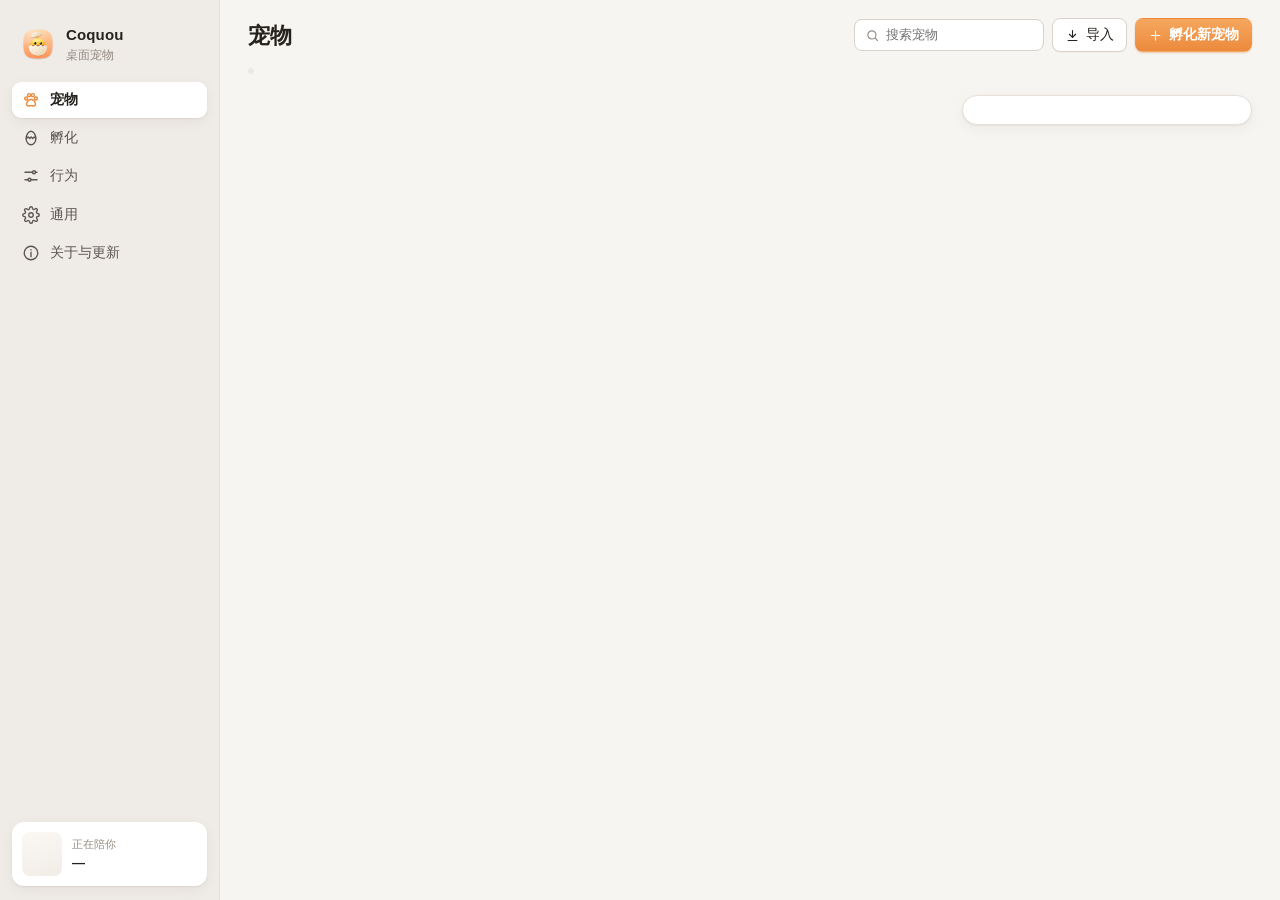
<file: src/app.html>
<!doctype html>
<html lang="zh-CN">
<head>
  <meta charset="utf-8" />
  <meta name="viewport" content="width=device-width, initial-scale=1" />
  <title>Coquou</title>
  <link rel="stylesheet" href="app.css" />
</head>
<body>
<div class="shell">
  <aside class="sidebar">
    <div class="drag" data-tauri-drag-region></div>
    <div class="brand" data-tauri-drag-region>
      <img src="assets/app-icon.png" alt="" />
      <div><b>Coquou</b><span>桌面宠物</span></div>
    </div>
    <nav>
      <button data-page="pets" class="on">
        <svg viewBox="0 0 24 24"><circle cx="5.5" cy="10" r="2"/><circle cx="9.5" cy="5.5" r="2"/><circle cx="14.5" cy="5.5" r="2"/><circle cx="18.5" cy="10" r="2"/><path d="M12 11c-3 0-6 4.2-6 6.6 0 1.7 1.3 2.4 3 2.4 1.2 0 2-.6 3-.6s1.8.6 3 .6c1.7 0 3-.7 3-2.4 0-2.4-3-6.6-6-6.6z"/></svg>
        宠物
      </button>
      <button data-page="hatch">
        <svg viewBox="0 0 24 24"><path d="M12 3c3.6 0 6.5 5.4 6.5 9.6S15.6 21 12 21s-6.5-4.2-6.5-8.4S8.4 3 12 3z"/><path d="M6 12.5l2.4-2 2 2.2 1.8-2.2 2 2.2 2-2.2 1.8 2"/></svg>
        孵化
        <i class="dot" id="navHatchDot" hidden></i>
      </button>
      <button data-page="behaviour">
        <svg viewBox="0 0 24 24"><path d="M4 7h10M18 7h2M4 17h4M12 17h8"/><circle cx="16" cy="7" r="2"/><circle cx="10" cy="17" r="2"/></svg>
        行为
      </button>
      <button data-page="general">
        <svg viewBox="0 0 24 24"><circle cx="12" cy="12" r="3"/><path d="M19.4 15a1.7 1.7 0 0 0 .3 1.8l.1.1a2 2 0 1 1-2.8 2.8l-.1-.1a1.7 1.7 0 0 0-1.8-.3 1.7 1.7 0 0 0-1 1.5V21a2 2 0 1 1-4 0v-.1a1.7 1.7 0 0 0-1.1-1.5 1.7 1.7 0 0 0-1.8.3l-.1.1a2 2 0 1 1-2.8-2.8l.1-.1a1.7 1.7 0 0 0 .3-1.8 1.7 1.7 0 0 0-1.5-1H3a2 2 0 1 1 0-4h.1a1.7 1.7 0 0 0 1.5-1.1 1.7 1.7 0 0 0-.3-1.8l-.1-.1a2 2 0 1 1 2.8-2.8l.1.1a1.7 1.7 0 0 0 1.8.3H9a1.7 1.7 0 0 0 1-1.5V3a2 2 0 1 1 4 0v.1a1.7 1.7 0 0 0 1 1.5 1.7 1.7 0 0 0 1.8-.3l.1-.1a2 2 0 1 1 2.8 2.8l-.1.1a1.7 1.7 0 0 0-.3 1.8V9a1.7 1.7 0 0 0 1.5 1H21a2 2 0 1 1 0 4h-.1a1.7 1.7 0 0 0-1.5 1z"/></svg>
        通用
      </button>
      <button data-page="about">
        <svg viewBox="0 0 24 24"><circle cx="12" cy="12" r="9"/><path d="M12 11v6M12 7.5v.5"/></svg>
        关于与更新
        <i class="dot" id="navUpdateDot" hidden></i>
      </button>
    </nav>
    <div class="now" id="now" title="正在桌面上的宠物">
      <canvas id="nowThumb" width="80" height="88"></canvas>
      <div><span>正在陪你</span><b id="nowName">—</b></div>
    </div>
  </aside>

  <main>
    <!-- ======== 宠物 ======== -->
    <section class="page" id="page-pets">
      <header class="head" data-tauri-drag-region>
        <h1>宠物</h1>
        <div class="tools">
          <label class="search"><svg viewBox="0 0 24 24"><circle cx="11" cy="11" r="6.5"/><path d="M16 16l4 4"/></svg><input id="search" type="search" placeholder="搜索宠物" /></label>
          <button class="btn" id="importBtn"><svg viewBox="0 0 24 24"><path d="M12 4v11M7 10l5 5 5-5M5 20h14"/></svg>导入</button>
          <button class="btn primary" id="hatchBtn"><svg viewBox="0 0 24 24"><path d="M12 5v14M5 12h14"/></svg>孵化新宠物</button>
          <input type="file" id="importFile" accept=".pet,.zip" multiple hidden />
        </div>
      </header>
      <div class="scroll">
        <div class="welcome" id="welcome" hidden>
          <div>
            <b>欢迎使用 Coquou！</b>
            <p id="welcomeText"></p>
          </div>
          <button class="btn" id="welcomeOk">知道了</button>
        </div>
        <div class="filters seg" id="filters"></div>
        <div class="library">
          <div class="grid" id="grid"></div>
          <aside class="detail" id="detail"></aside>
        </div>
        <p class="hint" id="dropHint"></p>
      </div>
    </section>

    <!-- ======== 孵化 ======== -->
    <section class="page" id="page-hatch" hidden>
      <header class="head" data-tauri-drag-region>
        <h1>孵化</h1>
        <span class="head-note">用 AI 把一段描述或一张图，变成一只会走会跳的桌面宠物</span>
      </header>
      <div class="scroll hatch">
        <!-- ① AI 接口 -->
        <section class="step-card">
          <h2><i>1</i>AI 接口<small>OpenAI 兼容的图像接口，例如 OpenAI、OpenRouter</small></h2>
          <div class="hrow">
            <select id="profile"></select>
            <button class="btn" id="newProfile" type="button">新建</button>
          </div>
          <div class="summary" id="profileSummary" hidden>
            <div class="ok-dot"></div>
            <div class="grow"><b id="sumName"></b><small id="sumModel"></small></div>
            <button class="btn" id="editProfile" type="button">编辑</button>
          </div>
          <div class="form" id="profileForm">
            <label>名称<input type="text" id="pName" placeholder="例如：OpenAI 官方" /></label>
            <label>协议
              <select id="pProtocol">
                <option value="images">OpenAI Images（/images/edits）</option>
                <option value="chat">OpenAI Chat 输出图片（/chat/completions）</option>
              </select>
            </label>
            <label>API 地址<input type="text" id="pUrl" placeholder="https://api.openai.com/v1" /></label>
            <label>模型<input type="text" id="pModel" placeholder="gpt-image-2" /></label>
            <label class="wide">API key<input type="password" id="pKey" placeholder="sk-…" autocomplete="off" /></label>
            <div id="imagesOpts" class="wide two">
              <label>质量
                <select id="pQuality">
                  <option value="">不指定</option><option value="low">low（便宜）</option>
                  <option value="medium">medium</option><option value="high">high</option><option value="auto">auto</option>
                </select>
              </label>
              <label class="check"><input type="checkbox" id="pTransparent" /> 请求透明背景（接口支持时更干净）</label>
            </div>
            <div class="wide actions">
              <button class="btn primary" id="saveProfile" type="button">保存</button>
              <button class="btn" id="testProfile" type="button">测试连接</button>
              <button class="btn ghost danger" id="deleteProfile" type="button">删除</button>
              <span class="status" id="profileStatus"></span>
            </div>
            <p class="hint wide" id="keyHint"></p>
          </div>
        </section>

        <!-- ② 宠物 -->
        <section class="step-card">
          <h2><i>2</i>描述你的宠物</h2>
          <div class="pet-form">
            <div class="fields">
              <label>名字<input type="text" id="petName" placeholder="例如：橘子" /></label>
              <label>描述<textarea id="petDesc" placeholder="外观和性格，例如：圆滚滚的橘色短毛猫，戴红色小围巾，元气满满"></textarea></label>
              <label>风格
                <select id="style">
                  <option value="auto">跟随参考图 / 描述</option>
                  <option value="chibi">Q 版二次元</option>
                  <option value="pixel">像素风</option>
                  <option value="plush">毛绒玩具</option>
                  <option value="clay">黏土</option>
                  <option value="toy3d">3D 玩具</option>
                  <option value="flat">扁平矢量</option>
                </select>
              </label>
              <label class="check"><input type="checkbox" id="withLook" checked /> 生成 16 个看向方向（眼睛跟着鼠标转）</label>
            </div>
            <div class="ref">
              <span class="ref-label">参考图（可选）</span>
              <div id="drop">点击选择，或把图片拖进窗口</div>
              <input type="file" id="file" accept="image/*" hidden />
            </div>
          </div>
          <div class="go">
            <span class="est" id="estimate"></span>
            <button class="btn primary big" id="genBase" type="button">生成形象</button>
          </div>
          <div class="status" id="mainStatus"></div>
        </section>

        <!-- ③④⑤ 结果 -->
        <section class="step-card" id="baseCard">
          <h2><i>3</i>形象</h2>
          <div id="baseArea" class="empty">填好上面的接口和描述，点「生成形象」。</div>
        </section>
        <section class="step-card" id="rowsArea" hidden>
          <h2><i>4</i>动作
            <span class="h2-tools"><span class="status" id="rowsStatus"></span><button class="btn primary" id="genAll" type="button">生成全部动作</button></span>
          </h2>
          <div class="hgrid" id="cards"></div>
        </section>
        <section class="step-card" id="finalArea" hidden>
          <h2><i>5</i>安装</h2>
          <div class="final">
            <canvas id="atlas" class="checker" width="1536" height="2288"></canvas>
            <div class="grow">
              <label>ID（文件夹名，字母数字 - _）<input type="text" id="petId" /></label>
              <button class="btn primary big" id="install" type="button">安装到桌面</button>
              <div class="status" id="installStatus"></div>
            </div>
          </div>
        </section>
      </div>
    </section>

    <!-- ======== 行为 ======== -->
    <section class="page" id="page-behaviour" hidden>
      <header class="head" data-tauri-drag-region><h1>行为</h1></header>
      <div class="scroll">
        <h3>活动范围</h3>
        <div class="zones" id="zones"></div>
        <p class="hint">宠物只在选中的区域里走动，避免挡住屏幕中间的内容。被拖到别处后会自己走回去。</p>
        <h3>性格</h3>
        <div class="card">
          <div class="row"><div class="label">活跃程度<small>多久走动一次</small></div><div class="seg" id="activity"></div></div>
          <div class="row"><div class="label">自动睡觉<small>多久没理它就打瞌睡</small></div><div class="seg" id="sleep"></div></div>
          <div class="row"><div class="label">大小<small>当前宠物的显示大小，每只宠物分别记住</small></div><div class="seg" id="size"></div></div>
        </div>
      </div>
    </section>

    <!-- ======== 通用 ======== -->
    <section class="page" id="page-general" hidden>
      <header class="head" data-tauri-drag-region><h1>通用</h1></header>
      <div class="scroll">
        <h3>显示</h3>
        <div class="card">
          <div class="row"><div class="label">显示器<small>也可以直接把宠物拖到另一块屏幕</small></div><select id="display"></select></div>
          <div class="row"><div class="label">全屏时自动隐藏<small>看视频、玩游戏、演示时不打扰</small></div><label class="switch"><input type="checkbox" id="hideFullscreen" aria-label="全屏时自动隐藏" /><span></span></label></div>
        </div>
        <h3>启动与耗电</h3>
        <div class="card">
          <div class="row"><div class="label">开机自动启动</div><label class="switch"><input type="checkbox" id="autostart" aria-label="开机自动启动" /><span></span></label></div>
          <div class="row"><div class="label">用电池时省电<small>笔记本拔掉电源后降到 30 帧</small></div><label class="switch"><input type="checkbox" id="batterySaver" aria-label="用电池时省电" /><span></span></label></div>
        </div>
        <h3>存储</h3>
        <div class="card">
          <div class="row"><div class="label">宠物文件夹<small class="path" id="petsDir"></small></div><button class="btn" id="openDir">打开</button></div>
          <div class="row"><div class="label">Codex 宠物<small class="path" id="codexDir"></small><small>这里的宠物会自动出现在宠物库里（只读）</small></div></div>
        </div>
      </div>
    </section>

    <!-- ======== 关于与更新 ======== -->
    <section class="page" id="page-about" hidden>
      <header class="head" data-tauri-drag-region><h1>关于与更新</h1></header>
      <div class="scroll">
        <div class="card about">
          <img src="assets/app-icon.png" alt="" />
          <div class="grow">
            <b>Coquou</b> <span class="muted" id="version"></span>
            <p class="muted">开源桌面宠物，兼容 Codex 宠物包。</p>
            <div class="links">
              <button class="link" data-link="home">项目主页</button>
              <button class="link" data-link="issues">反馈问题</button>
              <button class="link" data-link="releases">发布记录</button>
            </div>
          </div>
        </div>
        <h3>更新</h3>
        <div class="card">
          <div class="row">
            <div class="label"><span id="updState">当前版本</span><small id="updDetail"></small></div>
            <button class="btn" id="updCheck">检查更新</button>
          </div>
          <div class="row" id="updAvail" hidden>
            <div class="label">
              <b id="updVersion"></b><small id="updDate"></small>
              <div id="updNotes" class="notes"></div>
              <div class="progress" id="updProgress" hidden><i></i></div>
            </div>
            <button class="btn primary" id="updInstall">更新并重启</button>
          </div>
          <div class="row"><div class="label">自动检查更新<small>启动后和每隔 6 小时检查一次；有新版本时提示，不会自动安装</small></div><label class="switch"><input type="checkbox" id="autoUpdate" aria-label="自动检查更新" /><span></span></label></div>
        </div>
        <h3>授权</h3>
        <div class="card">
          <div class="row"><div class="label">代码<small>MIT</small></div></div>
          <div class="row"><div class="label">预设宠物「栖栖」「棉棉」<small>CC BY 4.0 · Coquou contributors</small></div></div>
        </div>
      </div>
    </section>
  </main>
</div>

<div id="dropOverlay"><div><svg viewBox="0 0 24 24"><path d="M12 4v11M7 10l5 5 5-5M5 20h14"/></svg><span id="dropText">松手安装宠物</span></div></div>
<div id="modal" hidden><div class="dialog"><b id="modalTitle"></b><p id="modalText"></p><div class="actions"><button class="btn" id="modalCancel">取消</button><button class="btn danger" id="modalOk">删除</button></div></div></div>
<div id="toast"></div>
<script src="cat.js"></script>
<script src="app.js"></script>
<script src="hatch-pipeline.js"></script>
<script src="hatch.js"></script>
</body>
</html>
</file>
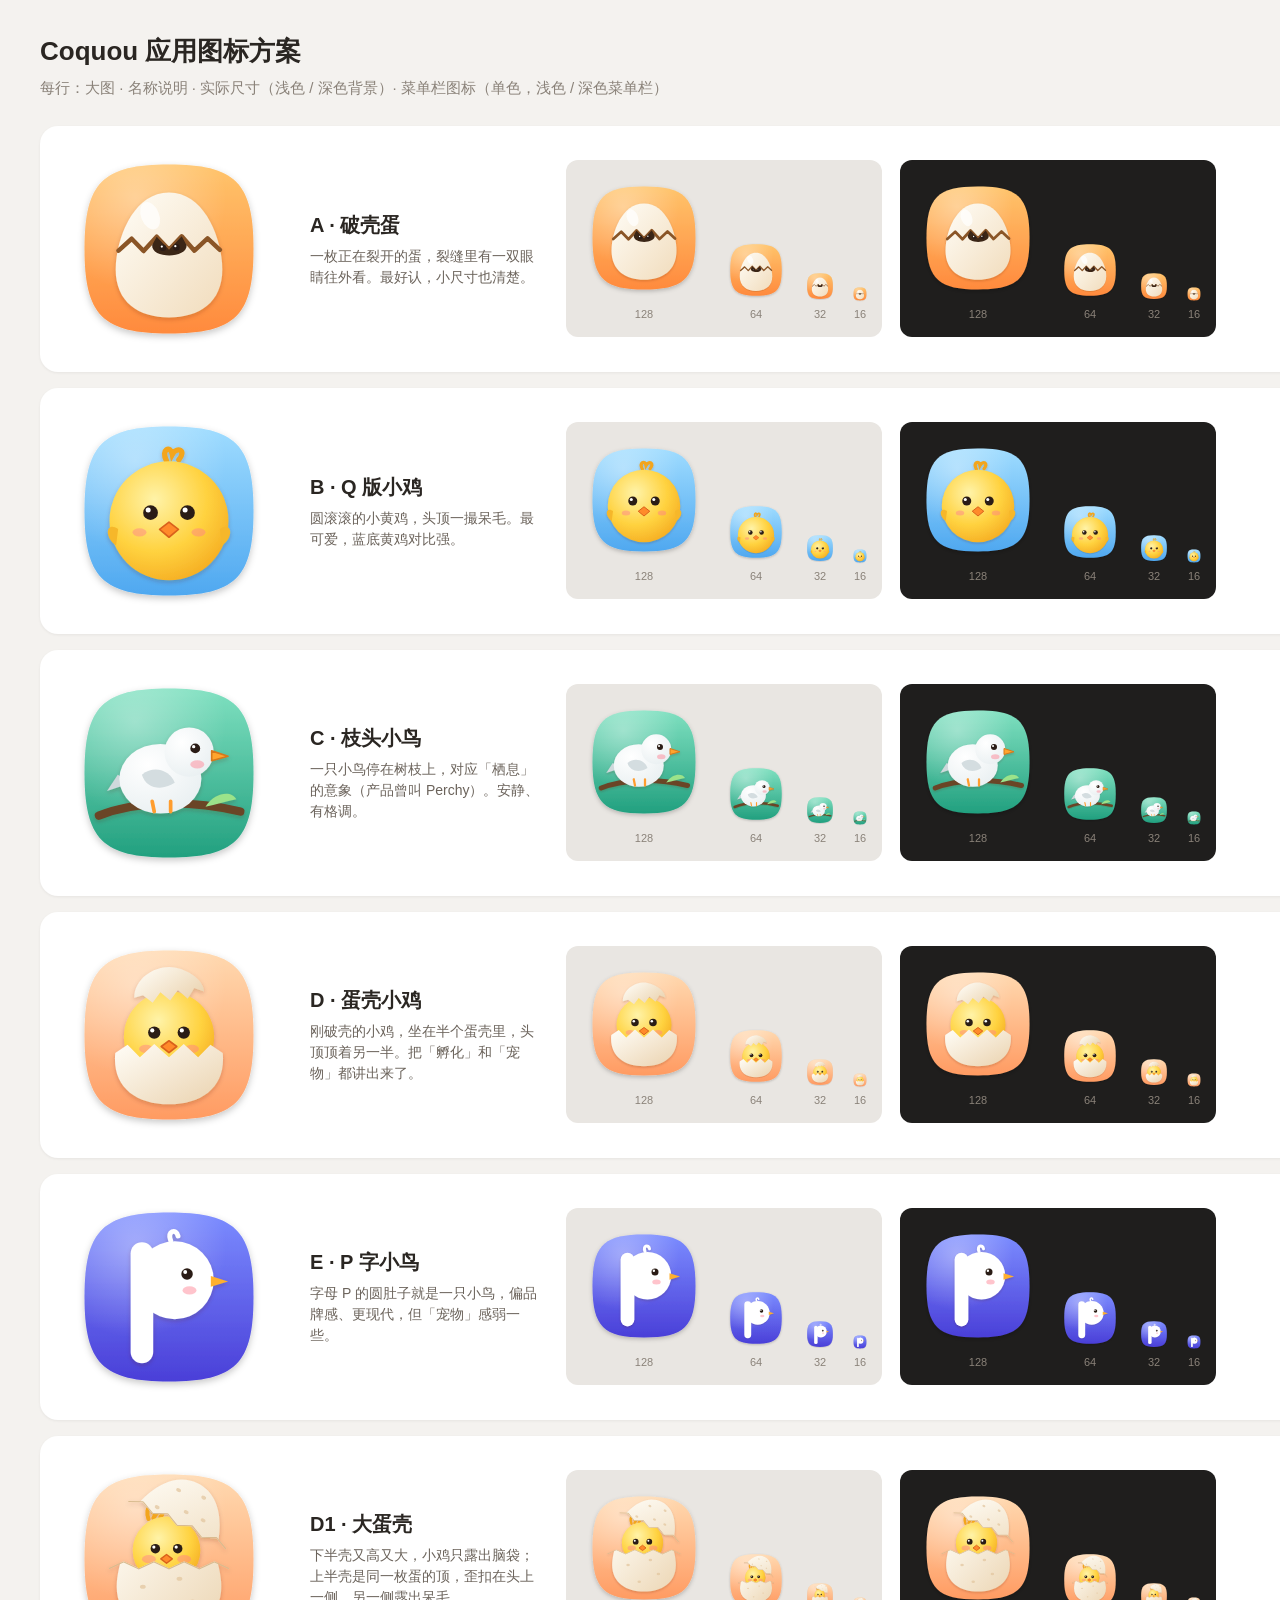
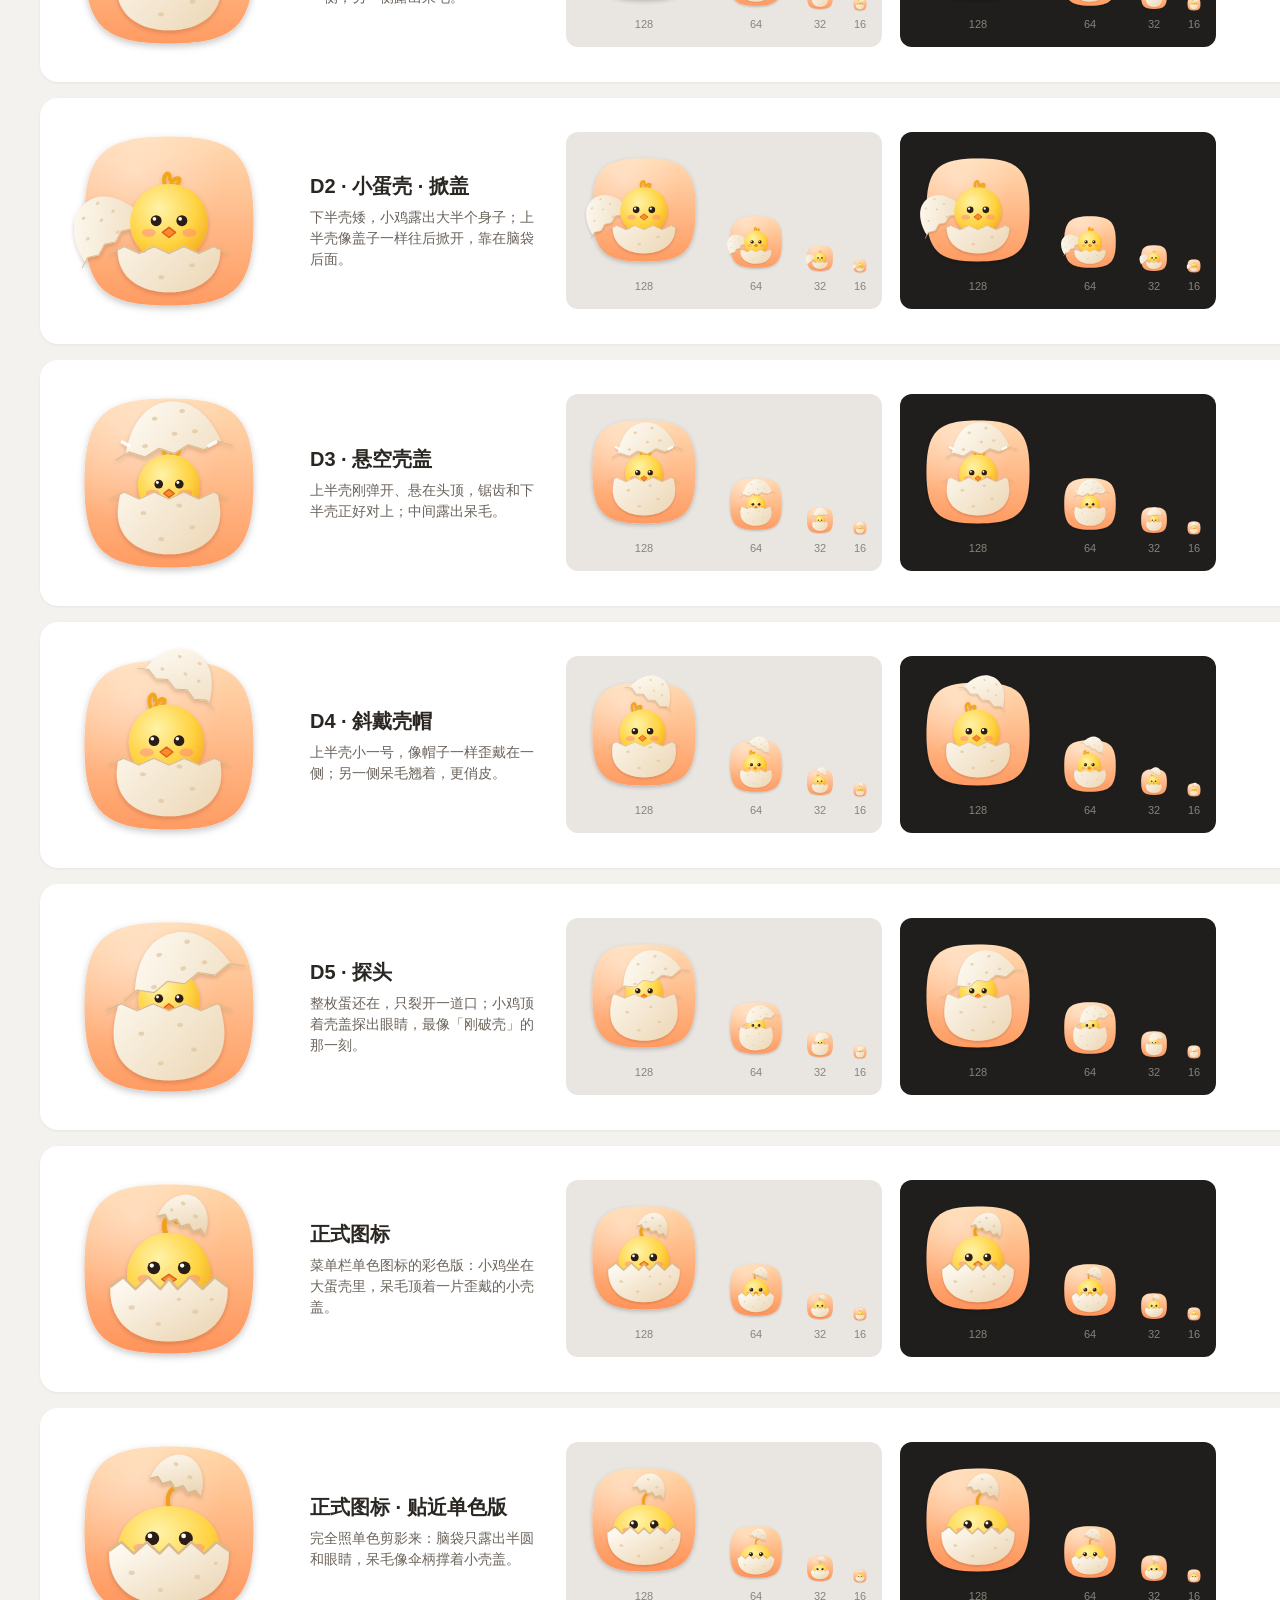
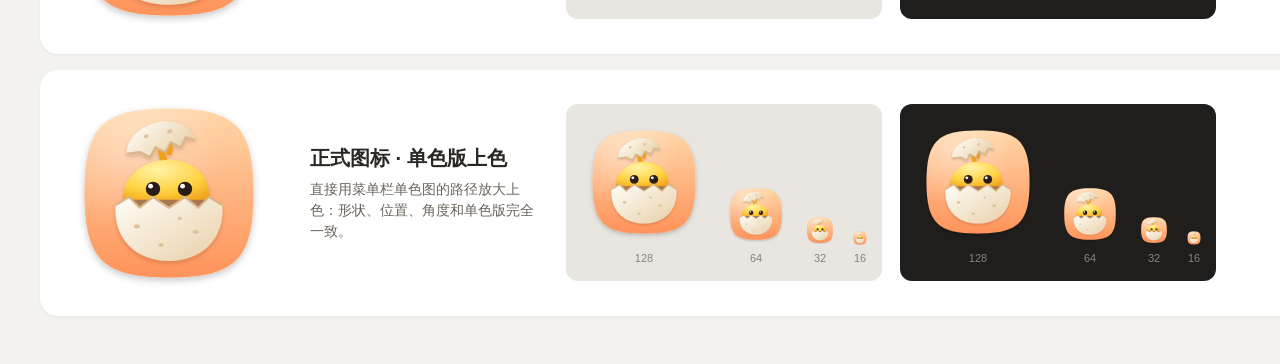
<file: tools/icons/preview.html>
<!doctype html>
<meta charset="utf-8">
<title>Coquou icon concepts</title>
<style>
  body { margin: 0; padding: 32px 40px; background: #f4f2ef; font: 15px/1.5 -apple-system, "PingFang SC", sans-serif; color: #2a2622; width: 1520px; }
  h1 { margin: 0 0 6px; font-size: 26px; }
  .sub { color: #8a8279; margin-bottom: 26px; }
  .row { display: grid; grid-template-columns: 220px 230px 1fr 250px; gap: 26px; align-items: center; background: #fff; border-radius: 18px; padding: 18px 24px; margin-bottom: 16px; box-shadow: 0 1px 3px rgba(0,0,0,.06); }
  .big img { width: 210px; height: 210px; display: block; }
  .name { font-size: 20px; font-weight: 700; }
  .note { color: #6b635b; font-size: 14px; margin-top: 6px; }
  .sizes { display: flex; gap: 18px; align-items: flex-end; }
  .sizes .bg { padding: 14px; border-radius: 12px; display: flex; gap: 16px; align-items: flex-end; }
  .sizes .light { background: #e9e6e2; } .sizes .dark { background: #1f1e1d; }
  .menubar { border-radius: 8px; height: 30px; display: flex; align-items: center; gap: 14px; padding: 0 14px; font-size: 13px; margin: 6px 0; }
  .menubar.light { background: rgba(240,238,235,.95); color: #222; }
  .menubar.dark { background: #2b2a29; color: #eee; }
  .menubar .glyph { width: 18px; height: 18px; }
  .menubar.dark .glyph { filter: invert(1); }
  .label { font-size: 11px; color: #8a8279; text-align: center; }
  .stack { display: flex; flex-direction: column; align-items: center; gap: 4px; }
</style>
<h1>Coquou 应用图标方案</h1>
<div class="sub">每行：大图 · 名称说明 · 实际尺寸（浅色 / 深色背景）· 菜单栏图标（单色，浅色 / 深色菜单栏）</div>
<div id="rows"></div>
<script src="icons.js"></script>
<script>
  const url = (svg) => "data:image/svg+xml;charset=utf-8," + encodeURIComponent(svg);
  const only = new URLSearchParams(location.search).get("only");
  for (const c of ICONS.filter((c) => !only || c.id.startsWith(only))) {
    const sizes = [128, 64, 32, 16].map((s) => `<div class="stack"><img src="${url(c.icon)}" width="${s}" height="${s}"><div class="label">${s}</div></div>`).join("");
    document.getElementById("rows").insertAdjacentHTML("beforeend", `
      <div class="row">
        <div class="big"><img src="${url(c.icon)}"></div>
        <div><div class="name">${c.name}</div><div class="note">${c.note}</div></div>
        <div class="sizes"><div class="bg light">${sizes}</div><div class="bg dark">${sizes}</div></div>
        <div>
          <div class="menubar light"><span>Wi-Fi</span><img class="glyph" src="${url(c.tray)}"><span>周五 16:40</span></div>
          <div class="menubar dark"><span>Wi-Fi</span><img class="glyph" src="${url(c.tray)}"><span>周五 16:40</span></div>
        </div>
      </div>`);
  }
</script>
</file>
<file: src/app.css>
/* Coquou app window. Light / dark follow the system. */
:root {
  color-scheme: light dark;
  --bg: #f7f5f2;
  --side: #efebe6;
  --panel: #ffffff;
  --raised: #ffffff;
  --ink: #26221e;
  --ink-2: #5d564f;
  --muted: #958c83;
  --line: #e6e0d9;
  --line-2: #d9d2ca;
  --hover: rgba(60, 40, 20, .055);
  --accent: #ec8a3c;
  --accent-2: #f6a75f;
  --accent-soft: #fdeedf;
  --accent-ink: #fff;
  --ok: #2f9a5a;
  --bad: #d2463a;
  --tile: linear-gradient(160deg, #fbf8f4, #f1ece6);
  --stage: radial-gradient(circle at 50% 70%, #fff7ee 0, #f6efe7 55%, #efe7de 100%);
  --shadow: 0 1px 2px rgba(40, 25, 10, .06), 0 4px 14px rgba(40, 25, 10, .05);
  --shadow-lg: 0 10px 40px rgba(40, 25, 10, .18);
  --radius: 14px;
}
@media (prefers-color-scheme: dark) {
  :root {
    --bg: #1b1917;
    --side: #151412;
    --panel: #24211e;
    --raised: #2b2825;
    --ink: #f1ebe4;
    --ink-2: #c4bbb1;
    --muted: #8f867c;
    --line: #34302c;
    --line-2: #423d38;
    --hover: rgba(255, 240, 220, .06);
    --accent: #f39a52;
    --accent-2: #ffb575;
    --accent-soft: #3a2a1c;
    --accent-ink: #1b1917;
    --tile: linear-gradient(160deg, #2c2926, #24211e);
    --stage: radial-gradient(circle at 50% 70%, #3a332c 0, #2a2622 60%, #24211e 100%);
    --shadow: 0 1px 2px rgba(0, 0, 0, .3), 0 4px 14px rgba(0, 0, 0, .2);
  }
}

* { box-sizing: border-box; }
html, body { height: 100%; }
body {
  margin: 0; background: var(--bg); color: var(--ink);
  font: 13.5px/1.5 -apple-system, BlinkMacSystemFont, "Segoe UI Variable", "Segoe UI", "PingFang SC", "Microsoft YaHei", sans-serif;
  -webkit-user-select: none; user-select: none; -webkit-font-smoothing: antialiased;
}
svg { width: 18px; height: 18px; fill: none; stroke: currentColor; stroke-width: 1.8; stroke-linecap: round; stroke-linejoin: round; flex: none; }
button { font: inherit; color: inherit; }
:focus-visible { outline: 2px solid var(--accent); outline-offset: 2px; }

.shell { display: grid; grid-template-columns: 220px 1fr; height: 100vh; }

/* ---------- sidebar ---------- */
.sidebar { background: var(--side); border-right: 1px solid var(--line); display: flex; flex-direction: column; padding: 0 12px 14px; min-height: 0; }
.sidebar .drag { height: 18px; flex: none; }
.mac .sidebar .drag { height: 46px; }
.brand { display: flex; align-items: center; gap: 10px; padding: 6px 8px 18px; }
.brand img { width: 36px; height: 36px; }
.brand b { display: block; font-size: 15px; letter-spacing: .01em; }
.brand span { display: block; font-size: 11.5px; color: var(--muted); }
nav { display: flex; flex-direction: column; gap: 2px; }
nav button {
  all: unset; display: flex; align-items: center; gap: 10px; padding: 8px 10px; border-radius: 9px; cursor: default; color: var(--ink-2); position: relative;
}
nav button:hover { background: var(--hover); }
nav button.on { background: var(--panel); color: var(--ink); font-weight: 600; box-shadow: var(--shadow); }
nav button.on svg { color: var(--accent); }
nav button:focus-visible { outline: 2px solid var(--accent); }
nav .dot { position: absolute; right: 10px; width: 8px; height: 8px; border-radius: 50%; background: var(--accent); }
.now { margin-top: auto; display: flex; align-items: center; gap: 10px; padding: 10px; border-radius: 12px; background: var(--panel); box-shadow: var(--shadow); cursor: default; }
.now canvas { width: 40px; height: 44px; border-radius: 8px; background: var(--tile); }
.now span { display: block; font-size: 11px; color: var(--muted); }
.now b { display: block; font-size: 13px; }

/* ---------- main ---------- */
main { min-width: 0; min-height: 0; display: flex; }
.page { flex: 1; display: flex; flex-direction: column; min-width: 0; min-height: 0; }
.page[hidden] { display: none; }
.head { display: flex; align-items: center; gap: 12px; padding: 18px 28px 12px; flex: none; }
.mac .head { padding-top: 24px; }
.head h1 { font-size: 22px; margin: 0; font-weight: 700; letter-spacing: .01em; }
.tools { margin-left: auto; display: flex; gap: 8px; align-items: center; }
.scroll { flex: 1; overflow-y: auto; padding: 4px 28px 32px; min-height: 0; }
h3 { font-size: 12.5px; font-weight: 600; color: var(--muted); margin: 22px 2px 8px; }
.scroll > h3:first-child { margin-top: 6px; }
.hint { color: var(--muted); font-size: 12px; margin: 8px 2px 0; }
.muted { color: var(--muted); }

/* ---------- controls ---------- */
.btn {
  display: inline-flex; align-items: center; gap: 6px; padding: 6px 12px; border-radius: 8px;
  border: 1px solid var(--line-2); background: var(--raised); cursor: default; white-space: nowrap;
  box-shadow: 0 1px 1px rgba(0,0,0,.03);
}
.btn svg { width: 15px; height: 15px; }
.btn:hover { border-color: var(--muted); }
.btn:active { transform: translateY(.5px); }
.btn:disabled { opacity: .45; pointer-events: none; }
.btn.primary { background: linear-gradient(180deg, var(--accent-2), var(--accent)); border-color: transparent; color: var(--accent-ink); font-weight: 600; box-shadow: 0 1px 2px rgba(200, 100, 20, .3); }
.btn.primary:hover { filter: brightness(1.04); }
.btn.big { padding: 10px 18px; font-size: 14px; border-radius: 10px; }
.btn.danger { color: var(--bad); }
.btn.danger.solid, #modal .btn.danger { background: var(--bad); color: #fff; border-color: transparent; font-weight: 600; }
.btn.ghost { background: transparent; border-color: transparent; box-shadow: none; color: var(--ink-2); }
.btn.ghost:hover { background: var(--hover); }
.btn.ghost.danger { color: var(--bad); }
.link { all: unset; color: var(--accent); cursor: default; font-size: 13px; }
.link:hover { text-decoration: underline; }
.search { display: flex; align-items: center; gap: 6px; padding: 0 10px; height: 32px; border-radius: 8px; background: var(--raised); border: 1px solid var(--line-2); width: 190px; }
.search svg { width: 15px; height: 15px; color: var(--muted); }
.search input { all: unset; flex: 1; font-size: 13px; -webkit-user-select: text; user-select: text; }
select { font: inherit; padding: 5px 8px; border: 1px solid var(--line-2); border-radius: 8px; background: var(--raised); color: var(--ink); max-width: 300px; }

.seg { display: inline-flex; background: var(--hover); border-radius: 9px; padding: 3px; gap: 2px; flex-wrap: wrap; }
.seg button { all: unset; cursor: default; padding: 4px 12px; border-radius: 7px; font-size: 12.5px; color: var(--ink-2); }
.seg button:hover { color: var(--ink); }
.seg button.on { background: var(--raised); box-shadow: 0 1px 3px rgba(0,0,0,.12); font-weight: 600; color: var(--ink); }
.seg button:focus-visible { outline: 2px solid var(--accent); }

.switch { position: relative; width: 40px; height: 24px; flex: none; }
.switch input { opacity: 0; width: 0; height: 0; position: absolute; }
.switch span { position: absolute; inset: 0; background: var(--line-2); border-radius: 999px; transition: .18s; }
.switch span::after { content: ""; position: absolute; left: 3px; top: 3px; width: 18px; height: 18px; border-radius: 50%; background: #fff; box-shadow: 0 1px 3px rgba(0,0,0,.3); transition: .18s; }
.switch input:checked + span { background: var(--accent); }
.switch input:checked + span::after { transform: translateX(16px); }
.switch input:focus-visible + span { outline: 2px solid var(--accent); outline-offset: 2px; }

.card { background: var(--panel); border-radius: var(--radius); box-shadow: var(--shadow); border: 1px solid var(--line); overflow: hidden; }
.row { display: flex; align-items: center; gap: 14px; padding: 13px 16px; border-top: 1px solid var(--line); }
.row:first-child { border-top: 0; }
.row[hidden] { display: none; }
.label { flex: 1; min-width: 0; }
.label small { display: block; color: var(--muted); font-size: 12px; }
.label small.path { font-family: ui-monospace, SFMono-Regular, Menlo, Consolas, monospace; font-size: 11.5px; word-break: break-all; -webkit-user-select: text; user-select: text; }

/* ---------- pets ---------- */
.welcome {
  display: flex; gap: 16px; align-items: center; padding: 14px 16px; margin-bottom: 14px; border-radius: var(--radius);
  background: linear-gradient(120deg, var(--accent-soft), transparent); border: 1px solid var(--line);
}
.welcome p { margin: 2px 0 0; color: var(--ink-2); font-size: 12.5px; }
.welcome[hidden] { display: none; }
.filters { margin-bottom: 14px; }
.library { display: grid; grid-template-columns: 1fr 290px; gap: 18px; align-items: start; }
.grid { display: grid; grid-template-columns: repeat(auto-fill, minmax(128px, 1fr)); gap: 12px; }
.pet {
  position: relative; border-radius: var(--radius); background: var(--panel); border: 1px solid var(--line); box-shadow: var(--shadow);
  padding: 8px 8px 10px; cursor: default; transition: transform .15s, box-shadow .15s, border-color .15s; text-align: center; outline: none;
}
.pet:hover { transform: translateY(-2px); box-shadow: var(--shadow), 0 8px 20px rgba(40,25,10,.08); }
.pet.sel { border-color: var(--accent); box-shadow: 0 0 0 3px var(--accent-soft), var(--shadow); }
.pet:focus-visible { border-color: var(--accent); }
.pet canvas { width: 100%; aspect-ratio: 192 / 208; display: block; border-radius: 10px; background: var(--tile); }
.pet b { display: block; margin-top: 7px; font-size: 13px; white-space: nowrap; overflow: hidden; text-overflow: ellipsis; }
.pet .tag { font-size: 11px; color: var(--muted); }
.badge { position: absolute; top: 12px; left: 12px; font-size: 10.5px; font-weight: 700; padding: 2px 7px; border-radius: 999px; background: var(--accent); color: var(--accent-ink); }
.empty { grid-column: 1 / -1; text-align: center; color: var(--muted); padding: 50px 0; }

.detail { position: sticky; top: 0; background: var(--panel); border: 1px solid var(--line); border-radius: 18px; box-shadow: var(--shadow); padding: 14px; }
.stage { border-radius: 14px; background: var(--stage); display: flex; justify-content: center; }
.stage canvas { width: 200px; height: 217px; }
.chips { display: flex; gap: 6px; flex-wrap: wrap; margin: 10px 0 2px; }
.chips button { all: unset; cursor: default; font-size: 11.5px; padding: 3px 10px; border-radius: 999px; background: var(--hover); color: var(--ink-2); }
.chips button.on { background: var(--accent-soft); color: var(--accent); font-weight: 600; }
.detail h2 { font-size: 19px; margin: 12px 0 0; }
.detail .src { font-size: 12px; color: var(--muted); }
.detail .desc { font-size: 12.5px; color: var(--ink-2); margin: 8px 0 0; }
.detail .use { width: 100%; justify-content: center; margin-top: 14px; padding: 9px; font-size: 14px; }
.detail .use.current { background: var(--accent-soft); color: var(--accent); border-color: transparent; box-shadow: none; font-weight: 600; }
.detail .sizes { margin-top: 12px; display: flex; align-items: center; justify-content: space-between; gap: 8px; font-size: 12.5px; color: var(--ink-2); }
.meta { margin: 14px 0 0; padding: 10px 0 0; border-top: 1px solid var(--line); display: grid; grid-template-columns: 52px 1fr; gap: 4px 8px; font-size: 12px; }
.meta dt { color: var(--muted); }
.meta dd { margin: 0; word-break: break-all; -webkit-user-select: text; user-select: text; }
.more { display: flex; flex-wrap: wrap; gap: 4px; margin-top: 10px; }

/* ---------- hatch ---------- */
.hero { display: flex; gap: 26px; align-items: center; padding: 26px; border-radius: 20px; background: linear-gradient(135deg, var(--accent-soft), var(--panel) 70%); border: 1px solid var(--line); box-shadow: var(--shadow); }
.hero-art img { width: 132px; height: 132px; display: block; filter: drop-shadow(0 10px 18px rgba(200, 100, 20, .2)); }
.hero h2 { margin: 0 0 8px; font-size: 20px; }
.hero p { margin: 0 0 16px; color: var(--ink-2); max-width: 520px; }
.steps { display: grid; grid-template-columns: repeat(3, 1fr); gap: 12px; margin-top: 16px; }
.step { background: var(--panel); border: 1px solid var(--line); border-radius: var(--radius); padding: 16px; box-shadow: var(--shadow); }
.step i { font-style: normal; display: inline-grid; place-items: center; width: 24px; height: 24px; border-radius: 50%; background: var(--accent-soft); color: var(--accent); font-weight: 700; font-size: 12.5px; }
.step b { display: block; margin: 10px 0 4px; }
.step p { margin: 0; color: var(--ink-2); font-size: 12.5px; }

/* ---------- hatch ---------- */
.head-note { color: var(--muted); font-size: 12.5px; }
.hatch .step-card { background: var(--panel); border: 1px solid var(--line); border-radius: 16px; box-shadow: var(--shadow); padding: 16px 18px 18px; margin-bottom: 14px; }
.hatch .step-card[hidden] { display: none; }
.hatch h2 { display: flex; align-items: center; gap: 10px; font-size: 15px; margin: 0 0 12px; }
.hatch h2 i { font-style: normal; display: inline-grid; place-items: center; width: 24px; height: 24px; border-radius: 50%; background: var(--accent-soft); color: var(--accent); font-size: 12.5px; font-weight: 700; flex: none; }
.hatch h2 small { font-weight: 400; color: var(--muted); font-size: 12px; }
.hatch .h2-tools { margin-left: auto; display: flex; align-items: center; gap: 10px; font-weight: 400; }
.hatch label { display: flex; flex-direction: column; gap: 5px; font-size: 12.5px; color: var(--ink-2); font-weight: 500; }
.hatch label.check { flex-direction: row; align-items: center; gap: 7px; font-weight: 400; }
.hatch input[type=text], .hatch input[type=password], .hatch textarea, .hatch select {
  font: inherit; font-size: 13px; color: var(--ink); background: var(--bg); border: 1px solid var(--line-2); border-radius: 8px; padding: 7px 10px; width: 100%; max-width: none;
  -webkit-user-select: text; user-select: text;
}
.hatch textarea { min-height: 76px; resize: vertical; }
.hatch input:focus, .hatch textarea:focus, .hatch select:focus { outline: 2px solid var(--accent-soft); border-color: var(--accent); }
.hatch input[type=checkbox] { accent-color: var(--accent); }
.hrow { display: flex; gap: 8px; }
.hrow select { flex: 1; }
.summary { display: flex; align-items: center; gap: 12px; margin-top: 10px; padding: 10px 12px; border-radius: 10px; background: var(--bg); border: 1px solid var(--line); }
.summary[hidden] { display: none; }
.summary b { display: block; }
.summary small { display: block; color: var(--muted); font-size: 12px; white-space: nowrap; overflow: hidden; text-overflow: ellipsis; }
.ok-dot { width: 10px; height: 10px; border-radius: 50%; background: var(--ok); box-shadow: 0 0 0 4px color-mix(in srgb, var(--ok) 20%, transparent); flex: none; }
.form { display: grid; grid-template-columns: 1fr 1fr; gap: 12px 14px; margin-top: 12px; }
.form[hidden] { display: none; }
.form .wide { grid-column: 1 / -1; }
.form .two { display: grid; grid-template-columns: 1fr 1fr; gap: 12px 14px; align-items: end; }
.form .two[hidden] { display: none; }
.form .actions { display: flex; align-items: center; gap: 8px; flex-wrap: wrap; }
.status { font-size: 12.5px; color: var(--muted); white-space: pre-wrap; }
.status.ok { color: var(--ok); } .status.bad { color: var(--bad); }
#mainStatus:not(:empty) { margin-top: 10px; }
.pet-form { display: grid; grid-template-columns: 1fr 220px; gap: 16px; }
.pet-form .fields { display: flex; flex-direction: column; gap: 12px; }
.ref { display: flex; flex-direction: column; gap: 5px; }
.ref-label { font-size: 12.5px; color: var(--ink-2); font-weight: 500; }
#drop { flex: 1; min-height: 180px; border: 1.5px dashed var(--line-2); border-radius: 12px; display: flex; flex-direction: column; align-items: center; justify-content: center; gap: 8px; color: var(--muted); font-size: 12.5px; text-align: center; padding: 10px; cursor: default; background: var(--bg); }
#drop:hover { border-color: var(--accent); color: var(--accent); }
#drop.has { padding: 8px; }
#drop img { max-width: 100%; max-height: 190px; border-radius: 8px; }
.go { display: flex; align-items: center; gap: 14px; margin-top: 16px; padding-top: 14px; border-top: 1px solid var(--line); }
.go .est { flex: 1; color: var(--muted); font-size: 12px; }
.go .est b { color: var(--ink); }
.empty { color: var(--muted); padding: 18px 0 6px; text-align: center; font-size: 12.5px; }
.checker {
  background-color: var(--bg);
  background-image: linear-gradient(45deg, var(--hover) 25%, transparent 25%, transparent 75%, var(--hover) 75%), linear-gradient(45deg, var(--hover) 25%, transparent 25%, transparent 75%, var(--hover) 75%);
  background-size: 16px 16px; background-position: 0 0, 8px 8px; border-radius: 10px;
}
.base { display: flex; gap: 16px; align-items: flex-start; flex-wrap: wrap; }
.base .raw { width: 200px; border-radius: 10px; border: 1px solid var(--line); }
.hgrid { display: grid; grid-template-columns: repeat(auto-fill, minmax(170px, 1fr)); gap: 10px; }
.hcard { background: var(--bg); border: 1px solid var(--line); border-radius: 12px; padding: 10px; display: flex; flex-direction: column; gap: 6px; }
.hcard header { display: flex; justify-content: space-between; align-items: center; gap: 6px; font-size: 13px; }
.hcard canvas.anim { width: 96px; height: 104px; display: block; margin: 2px auto; }
.hcard .warn { color: #c98a12; font-size: 11.5px; min-height: 16px; }
.hcard .bad { color: var(--bad); font-size: 11.5px; }
.hcard details { font-size: 12px; color: var(--muted); }
.hcard details img { width: 100%; border-radius: 6px; margin-top: 4px; }
.hcard .btn { align-self: flex-start; padding: 3px 10px; font-size: 12px; }
.pill { font-size: 11px; padding: 1px 8px; border-radius: 999px; background: var(--hover); color: var(--muted); white-space: nowrap; }
.pill.ok { color: var(--ok); } .pill.warn { color: #c98a12; } .pill.bad { color: var(--bad); } .pill.run { color: var(--accent); }
.final { display: flex; gap: 18px; align-items: flex-start; flex-wrap: wrap; }
#atlas { width: 300px; max-width: 100%; height: auto; border: 1px solid var(--line); }
.final .grow { display: flex; flex-direction: column; gap: 12px; min-width: 220px; }
.final .btn { align-self: flex-start; }
.resume { display: flex; flex-direction: column; gap: 10px; align-items: flex-start; text-align: left; padding: 4px 0; color: var(--ink-2); }
.resume .acts { display: flex; gap: 8px; }
@media (max-width: 900px) { .pet-form { grid-template-columns: 1fr; } .form { grid-template-columns: 1fr; } .form .two { grid-template-columns: 1fr; } }

/* ---------- behaviour ---------- */
.zones { display: grid; grid-template-columns: repeat(4, 1fr); gap: 12px; }
.zone { all: unset; cursor: default; background: var(--panel); border: 1px solid var(--line); border-radius: var(--radius); padding: 12px; box-shadow: var(--shadow); text-align: center; transition: .15s; }
.zone:hover { border-color: var(--line-2); }
.zone.on { border-color: var(--accent); box-shadow: 0 0 0 3px var(--accent-soft), var(--shadow); }
.zone:focus-visible { outline: 2px solid var(--accent); }
.zone svg { width: 100%; height: auto; stroke: none; }
.zone b { display: block; font-size: 13px; margin-top: 8px; }
.zone small { display: block; color: var(--muted); font-size: 11.5px; }

/* ---------- about / update ---------- */
.about { display: flex; gap: 18px; align-items: center; padding: 18px; }
.about img { width: 72px; height: 72px; }
.about b { font-size: 18px; }
.about p { margin: 2px 0 8px; }
.links { display: flex; gap: 16px; }
.grow { flex: 1; }
.notes { font-size: 12.5px; margin-top: 8px; max-height: 180px; overflow-y: auto; -webkit-user-select: text; user-select: text; color: var(--ink-2); }
.notes ul { margin: 4px 0; padding-left: 18px; }
.notes h4 { margin: 8px 0 2px; font-size: 13px; color: var(--ink); }
.notes p { margin: 4px 0; }
.progress { height: 6px; background: var(--hover); border-radius: 3px; margin-top: 10px; overflow: hidden; }
.progress i { display: block; height: 100%; width: 0; background: var(--accent); transition: width .2s; }

/* ---------- overlays ---------- */
#dropOverlay { position: fixed; inset: 10px; border: 2px dashed var(--accent); border-radius: 18px; background: color-mix(in srgb, var(--accent-soft) 88%, transparent); display: none; align-items: center; justify-content: center; pointer-events: none; z-index: 20; }
#dropOverlay.on { display: flex; }
#dropOverlay div { display: flex; flex-direction: column; align-items: center; gap: 8px; font-size: 16px; font-weight: 700; color: var(--accent); }
#dropOverlay svg { width: 40px; height: 40px; }
#modal { position: fixed; inset: 0; background: rgba(0,0,0,.35); display: flex; align-items: center; justify-content: center; z-index: 30; }
#modal[hidden] { display: none; }
#modal .dialog { width: 340px; background: var(--raised); border-radius: 16px; padding: 20px; box-shadow: var(--shadow-lg); }
#modal b { font-size: 15px; }
#modal p { color: var(--ink-2); margin: 8px 0 18px; }
#modal .actions { display: flex; justify-content: flex-end; gap: 8px; }
#toast { position: fixed; left: 50%; bottom: 22px; transform: translateX(-50%) translateY(20px); opacity: 0; background: var(--ink); color: var(--bg); padding: 9px 16px; border-radius: 10px; font-size: 13px; transition: .2s; pointer-events: none; max-width: 70%; z-index: 40; box-shadow: var(--shadow-lg); }
#toast.on { opacity: 1; transform: translateX(-50%); }
#toast.bad { background: var(--bad); color: #fff; }

/* ---------- narrow ---------- */
@media (max-width: 900px) {
  .library { grid-template-columns: 1fr; }
  .detail { position: static; order: -1; }
  .zones { grid-template-columns: repeat(2, 1fr); }
  .search { width: 140px; }
}
@media (max-width: 820px) {
  .shell { grid-template-columns: 64px 1fr; }
  .brand div { display: none; }
  nav button { font-size: 0; }
  nav button { justify-content: center; }
  .brand { justify-content: center; padding: 6px 0 18px; }
  .now div { display: none; }
  .now { justify-content: center; padding: 6px; }
  .steps { grid-template-columns: 1fr; }
}
</file>
